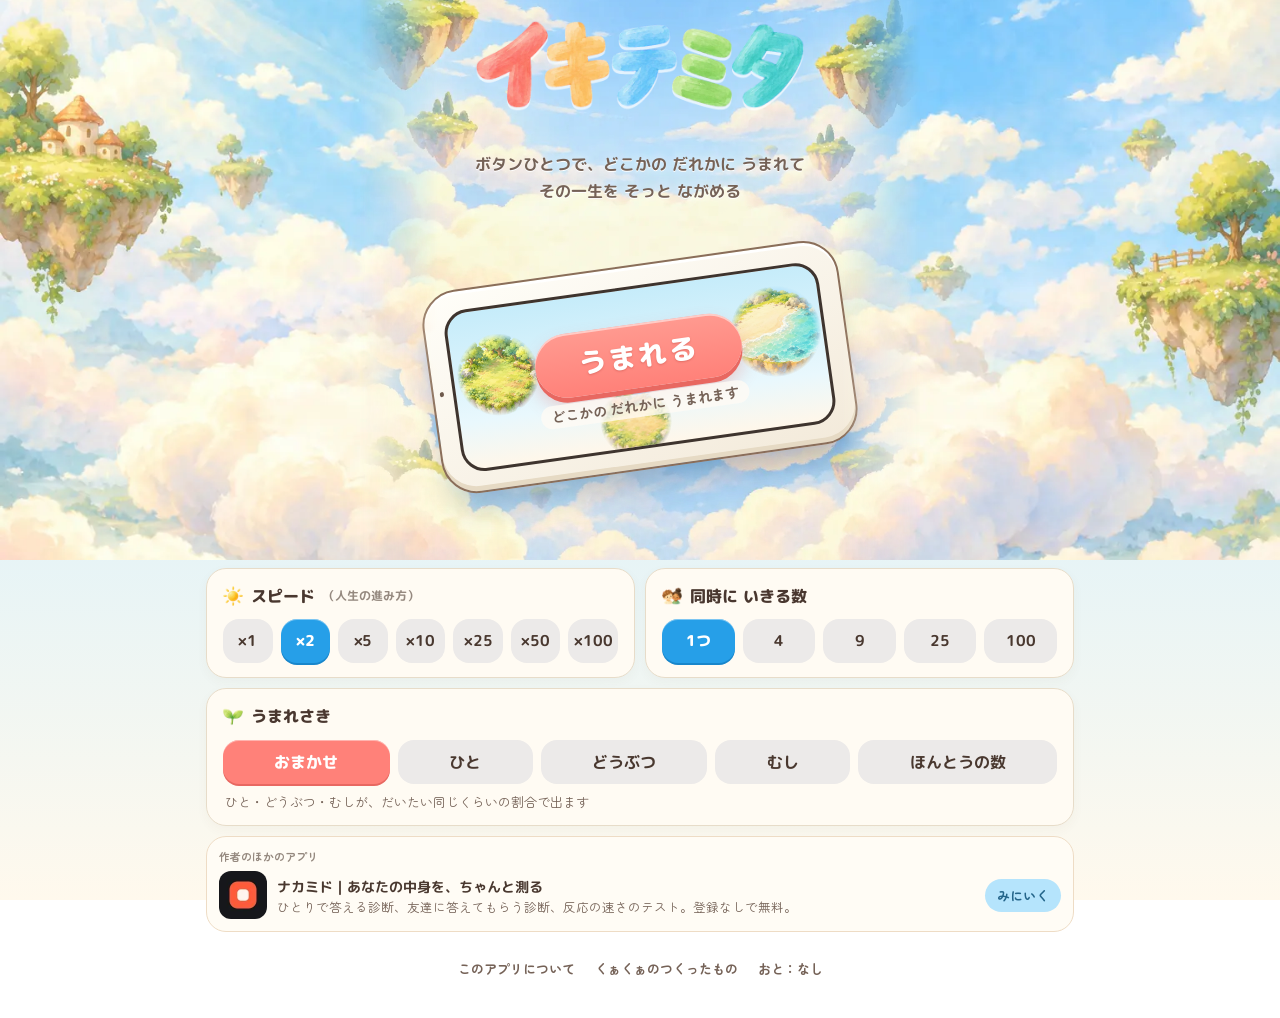
<file: index.html>
<!doctype html>
<html lang="ja">
<head>
<meta charset="utf-8">
<meta name="viewport" content="width=device-width,initial-scale=1,viewport-fit=cover">
<title>イキテミタ｜ボタンひとつで、だれかの一生をのぞく</title>
<meta name="description" content="ボタンを押すと、世界のどこかの ひと・どうぶつ・むし にうまれて、その一生を神さまの目線でながめるだけ。最大100倍速、100の一生を同時に。登録なし・無料。">
<meta property="og:title" content="イキテミタ｜ボタンひとつで、だれかの一生をのぞく">
<meta property="og:description" content="ひとにも、ネコにも、アリにも。世界のどこかにうまれた一生を、神さまの目線でながめるだけ。100の一生を同時に、最大100倍速。">
<meta property="og:type" content="website">
<meta property="og:image" content="https://9qu1.com/ikitemita/og.png">
<meta property="og:url" content="https://9qu1.com/ikitemita/">
<meta name="twitter:card" content="summary_large_image">
<meta name="theme-color" content="#B9E6F7">
<link rel="icon" href="favicon-32.png" sizes="32x32">
<link rel="apple-touch-icon" href="apple-touch-icon.png">
<link rel="preconnect" href="https://fonts.googleapis.com">
<link rel="preconnect" href="https://fonts.gstatic.com" crossorigin>
<link rel="stylesheet" href="https://fonts.googleapis.com/css2?family=M+PLUS+Rounded+1c:wght@500;700;800&family=Zen+Maru+Gothic:wght@500;700&display=swap">
<link rel="stylesheet" href="style.css?v=1.0.3">
<script async src="https://www.googletagmanager.com/gtag/js?id=G-1T31EDBJBY"></script>
<script>window.dataLayer=window.dataLayer||[];function gtag(){dataLayer.push(arguments);}gtag('js',new Date());gtag('config','G-1T31EDBJBY');</script>
</head>
<body data-screen="home">
<main id="app">

  <!-- ホーム -->
  <section id="home" class="screen is-on">
    <div class="sky-wrap">
      <div class="sky" id="skyScene">
        <img class="logo" src="img/logo.webp" alt="イキテミタ" width="760" height="300">
        <p class="tagline">ボタンひとつで、どこかの だれかに うまれて<br>その一生を そっと ながめる</p>
        <div class="phone" id="phone">
          <div class="phone-screen" id="phoneScreen">
            <div class="ps-islands" aria-hidden="true">
              <img src="img/hab/forest.webp" alt="" class="isl i1">
              <img src="img/hab/seashore.webp" alt="" class="isl i2">
              <img src="img/hab/garden.webp" alt="" class="isl i3">
            </div>
            <button type="button" id="birthBtn" class="btn-birth">うまれる</button>
            <p class="ps-hint" id="psHint">どこかの だれかに うまれます</p>
          </div>
        </div>
      </div>
      <div class="sparks" id="sparks" aria-hidden="true"></div>
    </div>

    <div class="panels">
      <section class="counter" id="counter" hidden aria-live="polite">
        <p class="cnt-label"><img src="img/icons/birth.webp" alt="" width="20" height="20">みんなで うまれた いのち</p>
        <p class="cnt-num"><b id="cntLives">0</b><span>こ</span></p>
        <p class="cnt-sub" id="cntSub"></p>
      </section>
      <section class="panel">
        <h2><img src="img/icons/sun.webp" alt="" width="22" height="22">スピード<small>（人生の進み方）</small></h2>
        <div class="chips row" id="speedChips"></div>
      </section>
      <section class="panel">
        <h2><img src="img/icons/friends.webp" alt="" width="22" height="22">同時に いきる数</h2>
        <div class="chips row" id="countChips"></div>
      </section>
      <section class="panel">
        <h2><img src="img/icons/sprout.webp" alt="" width="22" height="22">うまれさき</h2>
        <div class="chips" id="filterChips"></div>
        <p class="note" id="filterNote"></p>
      </section>
      <section class="panel history" id="historyPanel" hidden>
        <h2><img src="img/icons/feather.webp" alt="" width="22" height="22">これまでに いきてみた いのち <span class="total" id="totalCount"></span></h2>
        <ul class="hist-list" id="historyList"></ul>
      </section>
      <div id="prHome"></div>
      <footer class="foot">
        <a href="about.html">このアプリについて</a>
        <a href="https://9qu1.com/">くぁくぁのつくったもの</a>
        <button type="button" id="soundBtn" class="foot-btn">おと：なし</button>
      </footer>
    </div>
  </section>

  <!-- 地球儀（どこにうまれるか） -->
  <div id="warp" class="warp" hidden>
    <p class="warp-sub" id="warpSub"></p>
    <canvas id="globe" aria-hidden="true"></canvas>
    <p class="warp-main" id="warpMain" aria-live="polite"></p>
    <p class="warp-skip">タップで とばせます</p>
  </div>

  <!-- 一生を見る -->
  <section id="run" class="screen">
    <header class="run-top">
      <button type="button" class="icon-btn" id="runClose" aria-label="やめて ホームへ">✕</button>
      <div class="run-status" id="runStatus" aria-live="off"></div>
      <button type="button" class="icon-btn" id="runPause" aria-label="一時停止">⏸</button>
      <button type="button" class="small-btn" id="runSkip">さいごまで</button>
    </header>
    <div class="run-body">
      <div class="run-stage">
        <canvas id="world" aria-label="一生のようす"></canvas>
        <div class="age-cap" id="ageCap"></div>
        <button type="button" class="btn-primary run-done" id="runDone" hidden>まとめを見る</button>
      </div>
      <div class="run-side">
        <div class="chips mini" id="runSpeed" aria-label="スピード"></div>
        <div class="run-log">
          <h3 id="logTitle">この いのちの ものがたり</h3>
          <ol id="log" class="log"></ol>
        </div>
      </div>
    </div>
  </section>

  <!-- まとめ -->
  <section id="result" class="screen">
    <div class="res-wrap">
      <p class="res-note" id="resNote" hidden>データが新しくなったため、共有されたときとは ちがう一生に なっているかもしれません。</p>
      <div class="res-card-box"><img id="resCard" class="res-card loading" alt=""></div>
      <div class="res-actions">
        <button type="button" class="btn-primary" id="saveBtn" disabled><img src="img/icons/gift.webp" alt="" width="24" height="24">画像を保存</button>
        <button type="button" class="btn-secondary" id="againBtn">もういちど</button>
      </div>
      <div class="res-sub">
        <a class="link-btn" id="xShare" href="#">X でシェア</a>
        <button type="button" class="link-btn" id="copyBtn">リンクをコピー</button>
        <button type="button" class="link-btn" id="replayBtn">もう一度 ながめる</button>
        <button type="button" class="link-btn" id="homeBtn">ホームへ</button>
      </div>
      <p class="res-serial" id="resSerial" hidden></p>
      <div class="res-stats" id="resStats" hidden></div>
      <p class="res-fact" id="resFact" hidden></p>
      <section class="panel res-detail">
        <h2 id="resDetailTitle">ぜんぶの できごと</h2>
        <ol id="resList" class="log"></ol>
      </section>
      <div id="prResult"></div>
      <footer class="foot">
        <a href="about.html">このアプリについて</a>
        <a href="https://9qu1.com/">くぁくぁのつくったもの</a>
      </footer>
    </div>
  </section>

  <!-- 1つを大きく見る／カード -->
  <div id="focus" class="modal" hidden>
    <div class="modal-box" role="dialog" aria-modal="true" aria-labelledby="focusTitle">
      <div class="modal-head">
        <div class="modal-title" id="focusTitle"></div>
        <button type="button" class="icon-btn" id="focusClose" aria-label="とじる">✕</button>
      </div>
      <div class="focus-stage">
        <canvas id="focusCanvas"></canvas>
        <div class="age-cap small" id="focusAge"></div>
        <img id="focusCard" class="res-card" alt="" hidden>
      </div>
      <button type="button" class="btn-primary small" id="focusSave" hidden>このカードを保存</button>
      <ol id="focusLog" class="log"></ol>
    </div>
  </div>

  <div id="toast" class="toast" hidden role="status"></div>
</main>
<script type="module" src="js/app.js?v=1.0.3"></script>
</body>
</html>
</file>
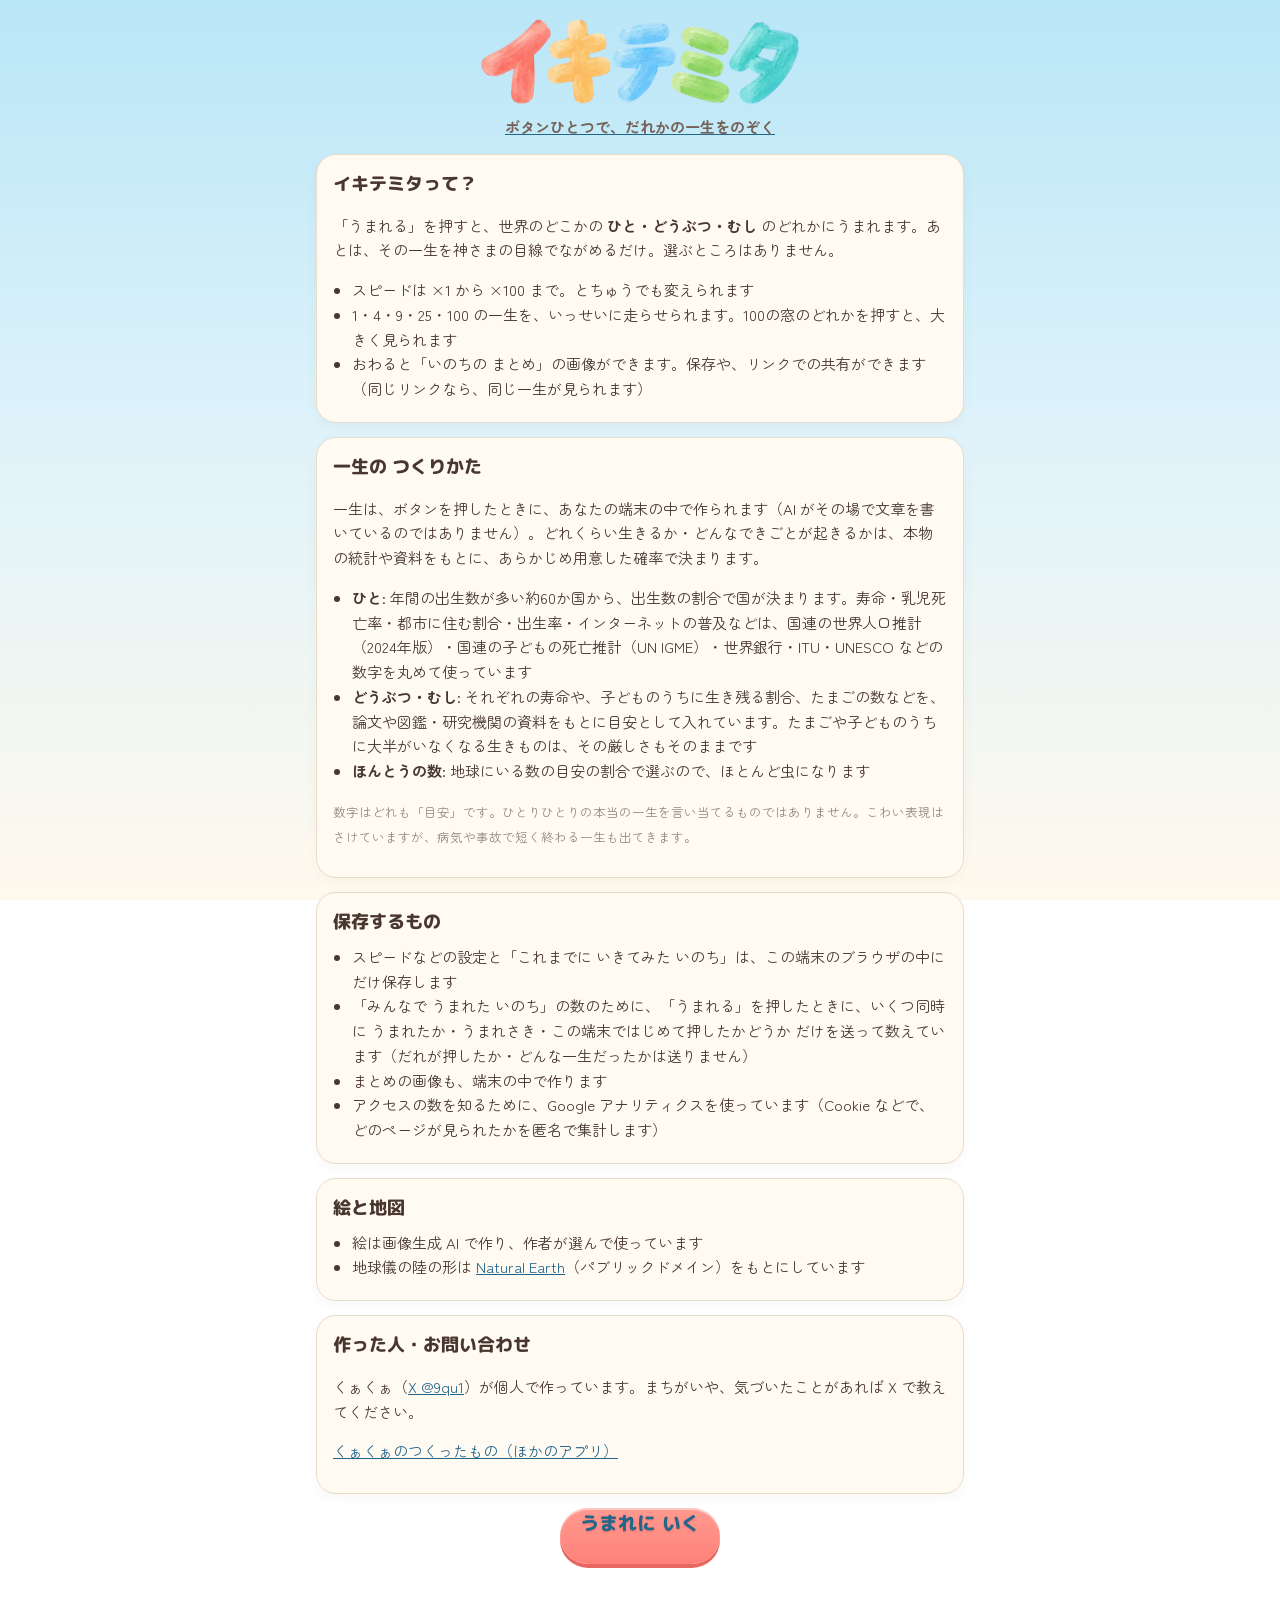
<file: about.html>
<!doctype html>
<html lang="ja">
<head>
<meta charset="utf-8">
<meta name="viewport" content="width=device-width,initial-scale=1,viewport-fit=cover">
<title>このアプリについて｜イキテミタ</title>
<meta name="description" content="イキテミタの遊び方、一生のつくり方（統計と資料）、保存するもの、お問い合わせ。">
<meta name="theme-color" content="#B9E6F7">
<link rel="icon" href="favicon-32.png" sizes="32x32">
<link rel="apple-touch-icon" href="apple-touch-icon.png">
<link rel="preconnect" href="https://fonts.googleapis.com">
<link rel="preconnect" href="https://fonts.gstatic.com" crossorigin>
<link rel="stylesheet" href="https://fonts.googleapis.com/css2?family=M+PLUS+Rounded+1c:wght@700;800&family=Zen+Maru+Gothic:wght@500;700&display=swap">
<link rel="stylesheet" href="style.css?v=1.0.3">
<script async src="https://www.googletagmanager.com/gtag/js?id=G-1T31EDBJBY"></script>
<script>window.dataLayer=window.dataLayer||[];function gtag(){dataLayer.push(arguments);}gtag('js',new Date());gtag('config','G-1T31EDBJBY');</script>
<style>
  .about { max-width: 680px; margin: 0 auto; padding: 18px 16px 40px; display: grid; gap: 14px; }
  .about-head { text-align: center; }
  .about-head img { width: min(320px, 70vw); height: auto; }
  .about-head p { margin: 4px 0 0; font-weight: 700; color: var(--ink-sub); }
  .about h2 { font-family: var(--f-title); font-size: 18px; margin: 0 0 8px; }
  .about p, .about li { font-size: 15px; }
  .about ul { padding-left: 1.2em; margin: 6px 0; }
  .about a { color: var(--blue-ink); }
  .about small { color: var(--ink-muted); }
  .back { display: inline-block; justify-self: center; text-decoration: none; }
</style>
</head>
<body>
<main class="about">
  <a class="about-head" href="./"><img src="img/logo.webp" alt="イキテミタ" width="760" height="300"><p>ボタンひとつで、だれかの一生をのぞく</p></a>

  <section class="panel">
    <h2>イキテミタって？</h2>
    <p>「うまれる」を押すと、世界のどこかの <b>ひと・どうぶつ・むし</b> のどれかにうまれます。あとは、その一生を神さまの目線でながめるだけ。選ぶところはありません。</p>
    <ul>
      <li>スピードは ×1 から ×100 まで。とちゅうでも変えられます</li>
      <li>1・4・9・25・100 の一生を、いっせいに走らせられます。100の窓のどれかを押すと、大きく見られます</li>
      <li>おわると「いのちの まとめ」の画像ができます。保存や、リンクでの共有ができます（同じリンクなら、同じ一生が見られます）</li>
    </ul>
  </section>

  <section class="panel">
    <h2>一生の つくりかた</h2>
    <p>一生は、ボタンを押したときに、あなたの端末の中で作られます（AI がその場で文章を書いているのではありません）。どれくらい生きるか・どんなできごとが起きるかは、本物の統計や資料をもとに、あらかじめ用意した確率で決まります。</p>
    <ul>
      <li><b>ひと</b>: 年間の出生数が多い約60か国から、出生数の割合で国が決まります。寿命・乳児死亡率・都市に住む割合・出生率・インターネットの普及などは、国連の世界人口推計（2024年版）・国連の子どもの死亡推計（UN IGME）・世界銀行・ITU・UNESCO などの数字を丸めて使っています</li>
      <li><b>どうぶつ・むし</b>: それぞれの寿命や、子どものうちに生き残る割合、たまごの数などを、論文や図鑑・研究機関の資料をもとに目安として入れています。たまごや子どものうちに大半がいなくなる生きものは、その厳しさもそのままです</li>
      <li><b>ほんとうの数</b>: 地球にいる数の目安の割合で選ぶので、ほとんど虫になります</li>
    </ul>
    <p><small>数字はどれも「目安」です。ひとりひとりの本当の一生を言い当てるものではありません。こわい表現はさけていますが、病気や事故で短く終わる一生も出てきます。</small></p>
  </section>

  <section class="panel">
    <h2>保存するもの</h2>
    <ul>
      <li>スピードなどの設定と「これまでに いきてみた いのち」は、この端末のブラウザの中にだけ保存します</li>
      <li>「みんなで うまれた いのち」の数のために、「うまれる」を押したときに、いくつ同時に うまれたか・うまれさき・この端末ではじめて押したかどうか だけを送って数えています（だれが押したか・どんな一生だったかは送りません）</li>
      <li>まとめの画像も、端末の中で作ります</li>
      <li>アクセスの数を知るために、Google アナリティクスを使っています（Cookie などで、どのページが見られたかを匿名で集計します）</li>
    </ul>
  </section>

  <section class="panel">
    <h2>絵と地図</h2>
    <ul>
      <li>絵は画像生成 AI で作り、作者が選んで使っています</li>
      <li>地球儀の陸の形は <a href="https://www.naturalearthdata.com/" target="_blank" rel="noopener">Natural Earth</a>（パブリックドメイン）をもとにしています</li>
    </ul>
  </section>

  <section class="panel">
    <h2>作った人・お問い合わせ</h2>
    <p>くぁくぁ（<a href="https://x.com/9qu1" target="_blank" rel="noopener">X @9qu1</a>）が個人で作っています。まちがいや、気づいたことがあれば X で教えてください。</p>
    <p><a href="https://9qu1.com/">くぁくぁのつくったもの（ほかのアプリ）</a></p>
  </section>

  <a class="btn-primary back" href="./">うまれに いく</a>
</main>
</body>
</html>
</file>
<file: style.css>
/* イキテミタ — 水彩の絵本の空と、雲の上のスマホ（色と部品の決まりは design/style/style.json） */
:root {
  --sky: #B9E6F7; --sky-deep: #80CFF0; --cloud: #FFFEF8;
  --paper: #FFF9ED; --card: #FFFCF5; --inset: #F8EEE2;
  --ink: #49382F; --ink-sub: #756257; --ink-muted: #95897F;
  --coral: #FF8179; --coral-sh: #E86861; --blue: #B5E4FC; --blue-ink: #24658A;
  --sel: #269FE8; --sel-sh: #1886CB; --chip: #ECEAE9;
  --good: #FFE3DC; --hard: #DFEDF7; --gold: #FFD16B; --border: #EEDCC5;
  --f-title: "M PLUS Rounded 1c", "Zen Maru Gothic", system-ui, sans-serif;
  --f-body: "Zen Maru Gothic", "M PLUS Rounded 1c", system-ui, sans-serif;
  color-scheme: light;
}
* { box-sizing: border-box; }
html { -webkit-text-size-adjust: 100%; }
body {
  margin: 0; min-height: 100svh; overflow-x: hidden;
  font-family: var(--f-body); color: var(--ink); line-height: 1.65; font-size: 16px;
  background: linear-gradient(180deg, var(--sky) 0, #DDF2FA 46%, var(--paper) 100%) fixed;
}
button { font: inherit; color: inherit; cursor: pointer; }
button:focus-visible, a:focus-visible { outline: 3px solid var(--sel); outline-offset: 2px; }
img { max-width: 100%; }
[hidden] { display: none !important; }

.screen { display: none; }
.screen.is-on { display: block; }

/* ---------- ホーム ---------- */
#home { overflow: hidden; } /* 吸いこむときに大きくした空で、ページが広がらないように */
.sky-wrap { position: relative; }
.sky {
  position: relative; margin: 0 auto; width: 100%; max-width: 560px;
  height: clamp(400px, 112vw, 560px); background: url(img/sky-tall.webp) 50% 58% / cover no-repeat;
  will-change: transform;
}
.logo {
  position: absolute; left: 50%; top: 3.5%; width: 64%; max-width: 330px; height: auto; transform: translateX(-50%);
  filter: drop-shadow(0 3px 0 rgba(255, 255, 255, .7));
}
.tagline {
  position: absolute; left: 0; right: 0; top: 27%; margin: 0; text-align: center;
  font-family: var(--f-title); font-weight: 700; font-size: clamp(13px, 3.6vw, 16px); color: var(--ink-sub);
  text-shadow: 0 1px 0 #fff, 0 0 10px rgba(255, 255, 255, .9);
}
.phone {
  position: absolute; left: 50%; top: 65.5%; width: 80%; max-width: 420px; aspect-ratio: 2.05;
  transform: translate(-50%, -50%) rotate(-8deg);
  background: linear-gradient(160deg, #FFFEF9, #F3EADA); border: 2px solid #8A6E5A; border-radius: clamp(22px, 7vw, 36px);
  padding: 3.4%; box-shadow: 0 22px 28px -8px rgba(70, 110, 140, .35), inset 0 -5px 0 #E6DAC4, inset 0 3px 0 #fff;
}
.phone::after { content: ""; position: absolute; left: 1.4%; top: 50%; width: 1.1%; aspect-ratio: 1; border-radius: 50%; background: #6E5A4C; transform: translateY(-50%); }
.phone-screen {
  position: relative; width: 100%; height: 100%; overflow: hidden; border-radius: clamp(14px, 4.4vw, 24px);
  border: 3px solid #3E342E; background: linear-gradient(180deg, #C6ECFA 0%, #E9F8FD 70%, #FFF7EA 100%);
  display: flex; flex-direction: column; align-items: center; justify-content: center; gap: 4%;
  transition: box-shadow .3s;
}
.ps-islands .isl { position: absolute; width: 30%; height: auto; opacity: .95; animation: bob 4s ease-in-out infinite; pointer-events: none;
  -webkit-mask-image: radial-gradient(ellipse 50% 50% at 50% 48%, #000 60%, transparent 74%); mask-image: radial-gradient(ellipse 50% 50% at 50% 48%, #000 60%, transparent 74%); }
.ps-islands .i1 { left: -3%; top: 8%; animation-delay: -1s; }
.ps-islands .i2 { right: -4%; top: 2%; width: 33%; animation-delay: -2.4s; }
.ps-islands .i3 { left: 34%; bottom: -16%; width: 26%; opacity: .75; animation-delay: -.3s; }
@keyframes bob { 50% { transform: translateY(-6%); } }
.btn-birth {
  position: relative; z-index: 1; width: 56%; height: clamp(46px, 14vw, 64px); border: 0; border-radius: 999px;
  font-family: var(--f-title); font-weight: 800; font-size: clamp(20px, 6.2vw, 28px); letter-spacing: .08em; color: #fff;
  background: linear-gradient(180deg, #FF9A90, var(--coral)); box-shadow: 0 5px 0 var(--coral-sh), inset 0 2px 0 rgba(255, 255, 255, .5), 0 10px 18px rgba(232, 104, 97, .3);
  text-shadow: 0 1px 2px rgba(180, 70, 60, .4);
  animation: breathe 2.4s ease-in-out infinite;
}
.btn-birth:active { transform: translateY(3px); box-shadow: 0 2px 0 var(--coral-sh), inset 0 2px 0 rgba(255, 255, 255, .5); }
.btn-birth:disabled { opacity: .85; animation: none; }
@keyframes breathe { 50% { transform: scale(1.04); } }
.ps-hint { position: relative; z-index: 1; margin: 0; font-size: clamp(11px, 3.2vw, 14px); font-weight: 700; color: var(--ink-sub); background: rgba(255, 252, 245, .8); padding: 0 10px; border-radius: 99px; }

.sparks { position: fixed; inset: 0; pointer-events: none; z-index: 30; }
.sparks i { position: absolute; width: 18px; height: 18px; margin: -9px; background: center / contain no-repeat; animation: suck 720ms cubic-bezier(.6, 0, .9, .5) forwards; }
.sparks .spk-a { background-image: url(img/icons/star.webp); }
.sparks .spk-b { background-image: url(img/icons/sprout.webp); }
.sparks .spk-c { background-image: url(img/icons/drop.webp); width: 14px; height: 14px; }
@keyframes suck { to { transform: translate(var(--dx), var(--dy)) scale(.15) rotate(220deg); opacity: .2; } }

#home.sucking .sky { transition: transform 860ms cubic-bezier(.55, 0, .85, .3), filter 860ms; filter: saturate(1.15) brightness(1.04); }
#home.sucking .phone-screen { box-shadow: 0 0 30px 10px rgba(255, 255, 255, .95), inset 0 0 40px rgba(255, 255, 255, .9); }
#home.sucking .btn-birth { animation: none; transform: scale(.94); }
#home.sucking .panels, #home.fade-out .panels { opacity: 0; transition: opacity .25s; }
#home.fade-out .sky { opacity: 0; transition: opacity .25s; }

.panels { position: relative; max-width: 560px; margin: -4px auto 0; padding: 0 16px 28px; display: grid; gap: 10px; }
.panel { background: #FFFBF3; border: 1px solid #E7DCC9; border-radius: 20px; padding: 14px 16px; box-shadow: 0 4px 12px rgba(101, 82, 60, .04); }
.panel h2 { display: flex; align-items: center; gap: 8px; margin: 0 0 10px; font-family: var(--f-title); font-size: 16px; font-weight: 800; color: #49372F; }
.panel h2 img { width: 20px; height: 20px; }
.panel h2 small { font-size: 12px; color: var(--ink-muted); font-weight: 700; }
.panel h2 .total { margin-left: auto; font-size: 13px; color: var(--sel); }
.note { margin: 8px 2px 0; font-size: 13px; color: var(--ink-sub); line-height: 1.5; }

/* みんなの数 */
.counter { text-align: center; background: linear-gradient(180deg, #FFFDF7, #FFF4E6); border: 1px solid #F1D9BF; border-radius: 20px; padding: 10px 16px 12px; box-shadow: 0 4px 12px rgba(101, 82, 60, .05); }
.cnt-label { display: flex; align-items: center; justify-content: center; gap: 6px; margin: 0; font-family: var(--f-title); font-weight: 800; font-size: 14px; color: #88786C; }
.cnt-num { margin: 0; line-height: 1.15; font-family: var(--f-title); }
.cnt-num b { font-size: clamp(34px, 10vw, 46px); font-weight: 800; color: var(--coral); font-variant-numeric: tabular-nums; letter-spacing: .01em; }
.cnt-num span { font-size: 18px; font-weight: 800; color: #756257; margin-left: 2px; }
.cnt-sub { margin: 2px 0 0; font-size: 13px; font-weight: 700; color: #88786C; font-variant-numeric: tabular-nums; }
.res-serial { margin: 0; text-align: center; font-size: 14px; font-weight: 700; color: var(--ink-sub); }
.res-serial b { font-family: var(--f-title); font-size: 18px; color: var(--coral); }

.chips { display: flex; flex-wrap: wrap; gap: 8px; }
.chip {
  min-height: 44px; min-width: 52px; padding: 0 14px; border: 0; border-radius: 16px; background: var(--chip);
  font-family: var(--f-title); font-weight: 700; font-size: 16px; color: var(--ink); flex: 1 0 auto;
  font-variant-numeric: tabular-nums; transition: transform .1s;
}
.chip:active { transform: translateY(1px); }
.chip[aria-pressed="true"] { background: var(--sel); color: #fff; font-weight: 800; box-shadow: 0 2px 0 var(--sel-sh), inset 0 1px 0 rgba(255, 255, 255, .4); }
.chip.chip-coral[aria-pressed="true"] { background: var(--coral); box-shadow: 0 2px 0 var(--coral-sh), inset 0 1px 0 rgba(255, 255, 255, .4); }
.chips.row .chip { flex: 1 1 0; min-width: 0; padding: 0 2px; font-size: 15px; letter-spacing: -.01em; }
.chips.mini { display: grid; grid-template-columns: repeat(7, minmax(0, 1fr)); gap: 6px; }
.chips.mini .chip { min-height: 40px; min-width: 0; padding: 0; font-size: 15px; border-radius: 13px; background: #ECEAE7; color: #57473D; box-shadow: none; }
.chips.mini .chip[aria-pressed="true"] { background: #249FDC; color: #fff; box-shadow: none; }

.hist-list { list-style: none; margin: 0; padding: 0; display: grid; gap: 6px; }
.hist { width: 100%; text-align: left; border: 0; background: var(--inset); border-radius: 14px; padding: 8px 12px; display: grid; }
.hist b { font-family: var(--f-title); font-size: 14px; }
.hist small { font-size: 12px; color: var(--ink-muted); }

.foot { display: flex; flex-wrap: wrap; justify-content: center; gap: 6px 16px; padding: 10px 0 4px; font-size: 13px; }
.foot a, .foot-btn { color: var(--ink-sub); text-decoration: none; border: 0; background: none; padding: 6px 2px; font-weight: 700; }
.foot a:hover { text-decoration: underline; }

/* 作者のほかのアプリ */
.pr-card { display: block; background: var(--card); border: 1px solid var(--border); border-radius: 20px; padding: 10px 12px 12px; text-decoration: none; color: var(--ink); }
.pr-label { display: block; font-size: 11px; font-weight: 700; color: var(--ink-muted); margin-bottom: 6px; }
.pr-row { display: grid; grid-template-columns: 48px 1fr auto; gap: 10px; align-items: center; }
.pr-row img { width: 48px; height: 48px; border-radius: 12px; }
.pr-text { display: grid; min-width: 0; }
.pr-text b { font-family: var(--f-title); font-size: 14px; }
.pr-text small { font-size: 12.5px; line-height: 1.45; color: var(--ink-sub); display: -webkit-box; -webkit-line-clamp: 2; -webkit-box-orient: vertical; overflow: hidden; }
.pr-go { font-style: normal; font-size: 13px; font-weight: 700; color: var(--blue-ink); background: var(--blue); border-radius: 99px; padding: 6px 12px; white-space: nowrap; }

/* ---------- 地球儀 ---------- */
.warp {
  position: fixed; inset: 0; z-index: 40; display: flex; flex-direction: column; align-items: center; justify-content: center; gap: 10px;
  background: radial-gradient(ellipse at 50% 42%, #F4FCFD 0%, #DDF4F8 48%, #BCE8F3 100%);
  opacity: 0; transition: opacity .28s; padding: 16px; text-align: center;
}
.warp.on { opacity: 1; }
.warp.out { opacity: 0; transition: opacity .42s; }
.warp-sub { margin: 0; font-family: var(--f-title); font-weight: 700; font-size: 17px; color: var(--ink-sub); }
.warp-main { margin: 0; min-height: 6.5em; display: flex; flex-direction: column; align-items: center; gap: 2px; opacity: 0; transform: translateY(10px) scale(.96); transition: opacity .35s, transform .45s cubic-bezier(.3, 1.6, .5, 1); }
.warp-main.show { opacity: 1; transform: none; }
.wm-place { font-weight: 700; font-size: 16px; color: var(--ink-sub); }
.wm-who { font-family: var(--f-title); font-weight: 800; font-size: clamp(26px, 8vw, 38px); color: var(--coral); line-height: 1.25; }
.wm-who small { font-size: .5em; color: var(--ink-sub); }
.wm-tail { font-family: var(--f-title); font-weight: 800; font-size: 19px; }
.warp-skip { position: absolute; bottom: calc(24px + env(safe-area-inset-bottom)); margin: 0; font-size: 16px; font-weight: 700; color: #71665C; }
#globe { border-radius: 50%; box-shadow: 0 0 60px 24px rgba(255, 255, 255, .75), 0 12px 32px rgba(76, 159, 181, .12); }

/* ---------- 一生を見る ---------- */
body[data-screen="run"] { background: linear-gradient(180deg, #CDEFFA 0, var(--paper) 70%) fixed; }
.run-top {
  position: sticky; top: 0; z-index: 10; display: flex; align-items: center; gap: 8px; padding: 8px 12px;
  padding-top: max(8px, env(safe-area-inset-top)); background: rgba(255, 252, 245, .9); backdrop-filter: blur(6px); border-bottom: 1px solid var(--border);
}
.icon-btn { flex: none; width: 40px; height: 40px; border: 0; border-radius: 50%; background: var(--inset); font-size: 16px; font-weight: 800; color: var(--ink-sub); }
.small-btn { flex: none; height: 36px; border: 0; border-radius: 99px; padding: 0 12px; background: var(--blue); color: var(--blue-ink); font-weight: 700; font-size: 13px; }
.run-status { flex: 1; min-width: 0; display: flex; flex-direction: column; line-height: 1.25; }
.run-status b { font-family: var(--f-title); font-size: 16px; white-space: nowrap; overflow: hidden; text-overflow: ellipsis; }
.run-status small { font-size: 12px; color: var(--ink-muted); white-space: nowrap; overflow: hidden; text-overflow: ellipsis; }
.run-status .rs-alive { font-family: var(--f-title); font-weight: 700; font-size: 15px; white-space: nowrap; }
.run-status .rs-alive b { font-size: 26px; color: var(--sel); font-variant-numeric: tabular-nums; }
.run-status { flex-direction: row; align-items: baseline; gap: 6px; }
body[data-count="1"] .run-status { flex-direction: column; align-items: flex-start; gap: 0; }
.run-status .rs-all { font-family: var(--f-title); font-weight: 700; color: var(--ink-sub); }

.run-body { max-width: 1200px; margin: 0 auto; padding: 10px 12px 24px; display: grid; gap: 12px; }
.run-stage { position: relative; width: min(100%, 640px, calc(100svh - 200px)); margin: 0 auto; aspect-ratio: 1; }
body[data-count="1"] .run-stage { border-radius: 24px; overflow: hidden; box-shadow: 0 6px 18px rgba(104, 82, 56, .14); border: 3px solid #fff; }
.run-stage canvas { display: block; width: 100%; height: 100%; touch-action: manipulation; }
.age-cap {
  position: absolute; left: 10px; top: 10px; display: flex; align-items: baseline; gap: 2px; padding: 2px 16px 4px;
  background: rgba(255, 254, 248, .94); border-radius: 999px; box-shadow: 0 3px 10px rgba(104, 82, 56, .12); font-family: var(--f-title); pointer-events: none;
}
.age-cap b { font-size: 40px; font-weight: 800; line-height: 1.1; font-variant-numeric: tabular-nums; }
.age-cap span { font-size: 18px; font-weight: 700; }
.age-cap.small b { font-size: 28px; } .age-cap.small span { font-size: 14px; }
.age-cap:empty { display: none; }
.run-done { position: absolute; left: 50%; bottom: 14px; transform: translateX(-50%); animation: breathe 2s ease-in-out infinite; }
.run-side { display: grid; gap: 10px; align-content: start; min-width: 0; }
.run-log h3 { margin: 8px 4px 8px; font-family: var(--f-title); font-size: 15px; color: var(--ink-sub); }

.log { list-style: none; margin: 0; padding: 0; display: grid; gap: 7px; }
.log-row { display: grid; grid-template-columns: 24px minmax(4.6em, auto) 1fr; align-items: center; gap: 8px; padding: 9px 12px; background: var(--inset); border-radius: 14px; font-size: 15px; line-height: 1.55; color: #49372F; animation: rowin .18s ease-out; }
.log-row.good { background: #FFF0E9; }
.log-row.hard { background: #E8F2F9; }
.log-row img { width: 24px; height: 24px; }
.log-age { font-size: 12px; font-weight: 700; color: #88786C; font-variant-numeric: tabular-nums; white-space: nowrap; }
.log-text { min-width: 0; overflow-wrap: anywhere; }
.log-row.rarity { display: block; background: var(--card); border: 1px dashed var(--border); text-align: center; color: var(--ink-sub); font-weight: 700; }
@keyframes rowin { from { opacity: 0; transform: translateY(-4px); } }

@media (min-width: 900px) {
  .run-body { max-width: 1180px; grid-template-columns: minmax(0, 760px) minmax(320px, 1fr); gap: 24px; align-items: start; }
  .run-stage { width: min(100%, calc(100svh - 100px)); }
  .run-side { position: sticky; top: 70px; max-height: calc(100svh - 90px); grid-template-rows: auto minmax(0, 1fr); }
  .run-log { overflow: auto; min-height: 0; }
  .chips.mini { flex-wrap: wrap; }
}

/* ---------- まとめ ---------- */
.res-wrap { max-width: 560px; margin: 0 auto; padding: 14px 16px 30px; display: grid; gap: 12px; }
.res-note { margin: 0; font-size: 13px; background: var(--card); border: 1px solid var(--border); border-radius: 14px; padding: 8px 12px; color: var(--ink-sub); }
.res-card-box { border-radius: 20px; overflow: hidden; box-shadow: 0 8px 22px rgba(104, 82, 56, .16); background: var(--paper); }
.res-card { display: block; width: 100%; height: auto; }
.res-card.loading { aspect-ratio: 1080 / 1350; background: linear-gradient(110deg, var(--paper) 30%, #fff 50%, var(--paper) 70%) 0 0 / 300% 100%; animation: shimmer 1.2s linear infinite; }
@keyframes shimmer { to { background-position: -150% 0; } }
.res-actions { display: grid; grid-template-columns: 1fr 1fr; gap: 10px; }
.res-actions .btn-primary, .res-actions .btn-secondary { min-height: 52px; padding: 0 12px; font-size: clamp(15px, 4.4vw, 18px); white-space: nowrap; box-shadow: 0 3px 0 var(--coral-sh), inset 0 2px 0 rgba(255, 255, 255, .45); }
.res-actions .btn-secondary { background: #AFE1F7; box-shadow: 0 3px 0 #8FCDEB; }
.res-actions .btn-primary img { width: 22px; height: 22px; }
.btn-primary, .btn-secondary {
  display: inline-flex; align-items: center; justify-content: center; gap: 8px; min-height: 56px; border: 0; border-radius: 999px;
  font-family: var(--f-title); font-weight: 800; font-size: 19px; padding: 0 20px;
}
.btn-primary { color: #fff; background: linear-gradient(180deg, #FF9A90, var(--coral)); box-shadow: 0 4px 0 var(--coral-sh), inset 0 2px 0 rgba(255, 255, 255, .45); text-shadow: 0 1px 2px rgba(180, 70, 60, .35); }
.btn-secondary { color: var(--blue-ink); background: var(--blue); box-shadow: 0 4px 0 #8FCDEB; }
.btn-primary:active, .btn-secondary:active { transform: translateY(2px); box-shadow: none; }
.btn-primary:disabled { opacity: .55; }
.btn-primary.small { min-height: 46px; font-size: 16px; }
.btn-primary img { width: 24px; height: 24px; }
.res-sub { display: grid; grid-template-columns: 1fr 1fr; gap: 8px; margin-top: 2px; }
.link-btn { display: flex; align-items: center; justify-content: center; min-height: 36px; border: 1px solid #E7DCC9; background: #FFFBF3; color: var(--ink-sub); border-radius: 99px; padding: 0 12px; font-weight: 700; font-size: 14px; text-decoration: none; }
.res-stats { display: flex; flex-wrap: wrap; justify-content: center; gap: 8px; }
.res-stats span { display: inline-flex; align-items: baseline; gap: 4px; background: var(--card); border: 1px solid var(--border); border-radius: 99px; padding: 4px 14px; font-weight: 700; font-size: 13px; color: var(--ink-sub); }
.res-stats small { font-size: 12px; color: var(--ink-muted); }
.res-stats b { font-family: var(--f-title); font-size: 18px; color: var(--coral); }
.res-fact { margin: 0; background: var(--card); border: 1px solid var(--border); border-radius: 18px; padding: 12px 14px; font-size: 14.5px; }
.res-fact b { display: inline-block; margin-right: 8px; background: var(--gold); color: #6B4E12; border-radius: 99px; padding: 0 10px; font-size: 12px; }
.res-detail h2 { font-size: 15px; }
.life-row { width: 100%; display: grid; grid-template-columns: 40px 1fr auto; gap: 10px; align-items: center; text-align: left; border: 0; background: var(--inset); border-radius: 14px; padding: 6px 12px; }
.life-row img { width: 40px; height: 40px; object-fit: contain; }
.life-row span { display: grid; min-width: 0; }
.life-row b { font-family: var(--f-title); font-size: 14.5px; }
.life-row small { font-size: 12px; color: var(--ink-muted); white-space: nowrap; overflow: hidden; text-overflow: ellipsis; }
.life-row em { font-style: normal; font-weight: 800; font-family: var(--f-title); color: var(--coral); font-size: 14px; white-space: nowrap; }

/* ---------- 大きく見る ---------- */
.modal { position: fixed; inset: 0; z-index: 50; background: rgba(73, 56, 47, .42); display: flex; align-items: center; justify-content: center; padding: 12px; }
.modal-box { width: 100%; max-width: 520px; max-height: 94svh; overflow: auto; background: var(--paper); border-radius: 24px; padding: 12px; display: grid; gap: 10px; box-shadow: 0 16px 40px rgba(40, 30, 20, .3); }
.modal-head { display: flex; align-items: center; gap: 8px; }
.modal-title { flex: 1; min-width: 0; display: grid; line-height: 1.3; }
.modal-title b { font-family: var(--f-title); font-size: 17px; }
.modal-title small { font-size: 12px; color: var(--ink-muted); }
.focus-stage { position: relative; border-radius: 18px; overflow: hidden; }
.focus-stage canvas { display: block; width: 100%; aspect-ratio: 1; }

.toast { position: fixed; left: 50%; bottom: max(20px, env(safe-area-inset-bottom)); transform: translateX(-50%); z-index: 60; background: var(--ink); color: #fff; padding: 10px 18px; border-radius: 99px; font-weight: 700; font-size: 14px; }

/* PC: 空は横長の絵を背景に、真ん中の縦の絵はふちをぼかす */
@media (min-width: 760px) {
  .sky-wrap { background: url(img/sky-wide.webp) center 30% / cover no-repeat; }
  .sky { width: min(560px, 90vw); height: min(560px, 66vh); -webkit-mask-image: linear-gradient(90deg, transparent, #000 14%, #000 86%, transparent); mask-image: linear-gradient(90deg, transparent, #000 14%, #000 86%, transparent); }
  .panels { max-width: 900px; grid-template-columns: 1fr 1fr; margin-top: 8px; }
  .panels > .counter, .panels > :nth-child(4), .panels > .history, .panels > #prHome, .panels > .foot { grid-column: 1 / -1; }
}

@media (prefers-reduced-motion: reduce) {
  *, *::before, *::after { animation-duration: .01ms !important; animation-iteration-count: 1 !important; transition-duration: .01ms !important; }
}
</file>
